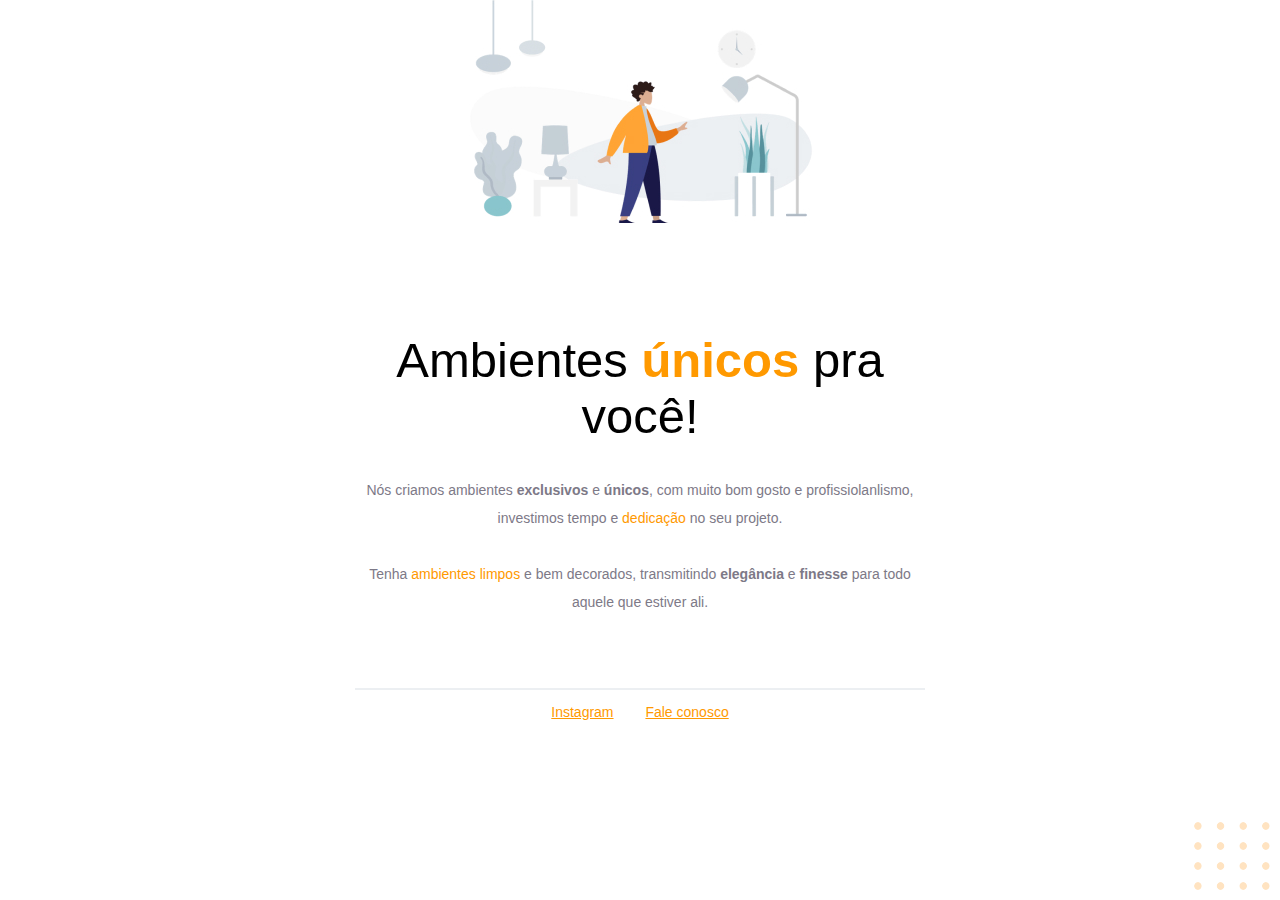
<file: index.html>
<!DOCTYPE html>
<html lang="pt-br">
<head>
  <meta charset="UTF-8">
  <meta name="viewport" content="width=device-width, initial-scale=1.0">
  <title>Móveis customizados</title>

  <link rel="preconnect" href="https://fonts.googleapis.com">
  <link rel="preconnect" href="https://fonts.gstatic.com" crossorigin>
  <link href="https: //fonts.googleapis.com/css2?family= Inter:wght@400;700 & family= Open+ Sans :wght@400;700 & display=swap" rel="stylesheet">

  <link rel="stylesheet" href="style.css">
</head>
<body>
 
  <div id="hero">
    <img src="images/img1.jpg" alt="Desenho de uma pessoa em uma sala com móveis">
    <h1>Ambientes <span>únicos</span> pra você!</h1>
    <p>
      Nós criamos ambientes <strong>exclusivos</strong> e <strong>únicos</strong>, com muito bom gosto e profissiolanlismo, investimos tempo e <span>dedicação</span> no seu projeto.
      <br>    
      <br>    
      Tenha <span>ambientes limpos</span> e bem decorados, transmitindo <strong>elegância</strong> e <strong>finesse</strong> para todo <br>aquele que estiver ali.
    </p>
    
  </div>
  

  <div id="footer">
    <div id="line"></div>
    <a 
    target="_blank"
    href="https://instagram.com/CarolMarinelli">Instagram</a>
    <a href="mailto:carolmarinelli_vet@hotmail.com">Fale conosco</a>
  </div>
 

  <img 
  id="balls"
  src="images/balls.svg" alt="bolinhas laranjadas no canto direito no canto inferior na tela">
</body>
</html>
</file>
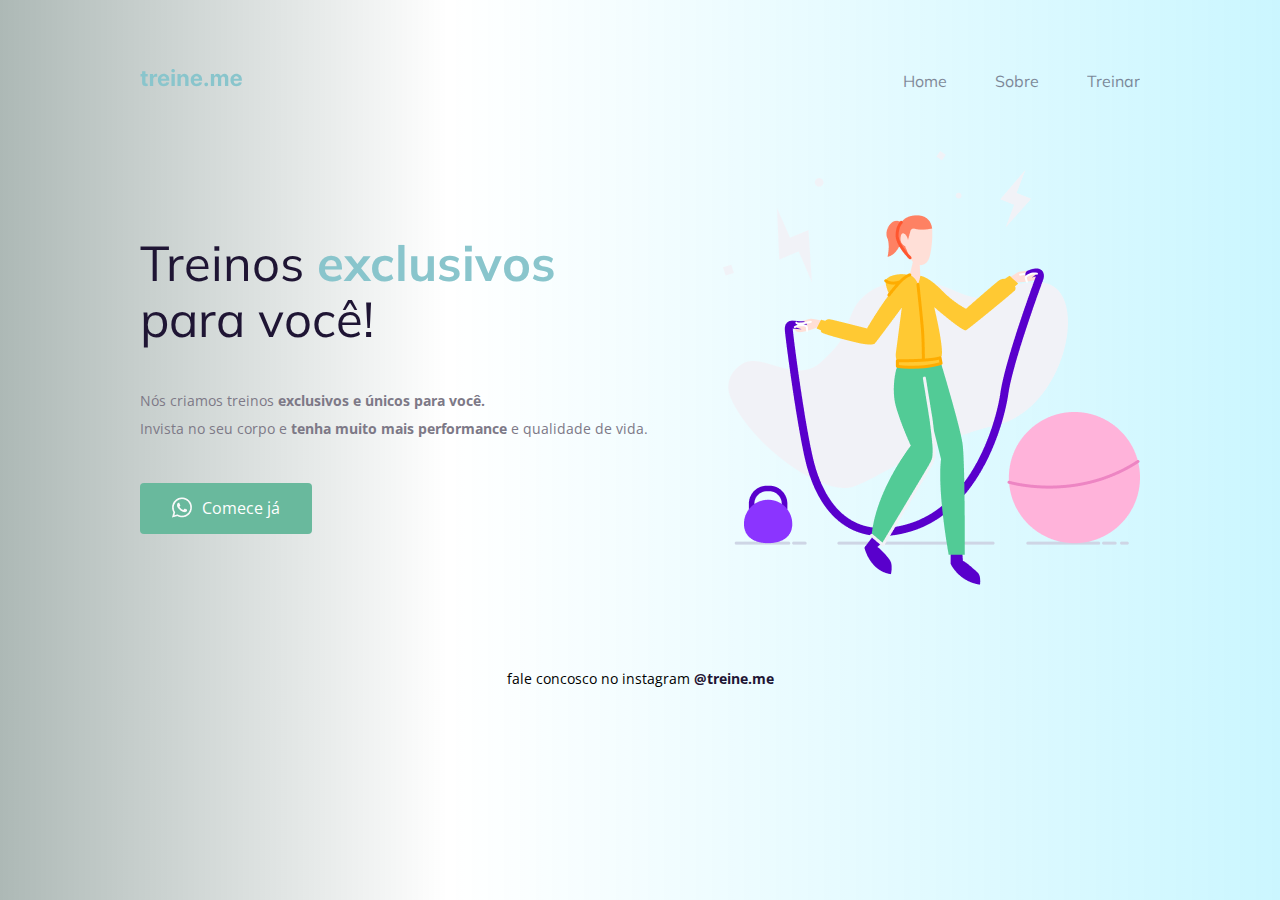
<file: Projeto 02/index.html>
<!DOCTYPE html>
<html lang="pt-br">
<head>
  
  <link rel="preconnect" href="https://fonts.googleapis.com">
  <link rel="preconnect" href="https://fonts.gstatic.com" crossorigin>

  <meta charset="UTF-8"> 
  <meta name="viewport" content="width=device-width, initial-scale=1.0">
  <title>Treine me</title>
  <link href="https://fonts.googleapis.com/css2?family=Mulish:wght@400;700&family=Open+Sans:wght@400;700&display=swap" rel="stylesheet"> 

  <link rel="stylesheet" href="style.css">
</head>
<body>
  <div class="page">
  
      <nav>
        <a id="logo" href="#">
          <img src="imagens/logo.svg" alt="logo marca"></a>
        <ul>
          <li><a href="#">Home</a></li>
          <li><a href="#">Sobre</a></li>
          <li><a href="#">Treinar</a></li>
        </ul>
      </nav>
 

    <main>
      <div class="text">
        <section>
          <h1>Treinos <span>exclusivos</span> <br>
             para você!</h1>

             <p>
              Nós criamos treinos <strong>exclusivos e únicos para você.</strong> <br>
              Invista no seu corpo e <strong>tenha muito mais performance</strong> e qualidade de vida.
             </p>

             <button>
              <img src="imagens/path4.png" alt="logo whatsapp"> Comece já
             </button>
        </section>

        <img src="imagens/img.png" alt="Mulher treinando">
      </div>
    </main>
    <footer>
      fale concosco no instagram <a 
      target="_blank"
      href="https://instagram.com/CarolMarinelli"> @treine.me </a>
    </footer>
  </div>
  
  <img id="balls" src="imagens/balls-decoration.png" alt="bolinhas verde no canto inferior da página">
</body>
</html>
</file>
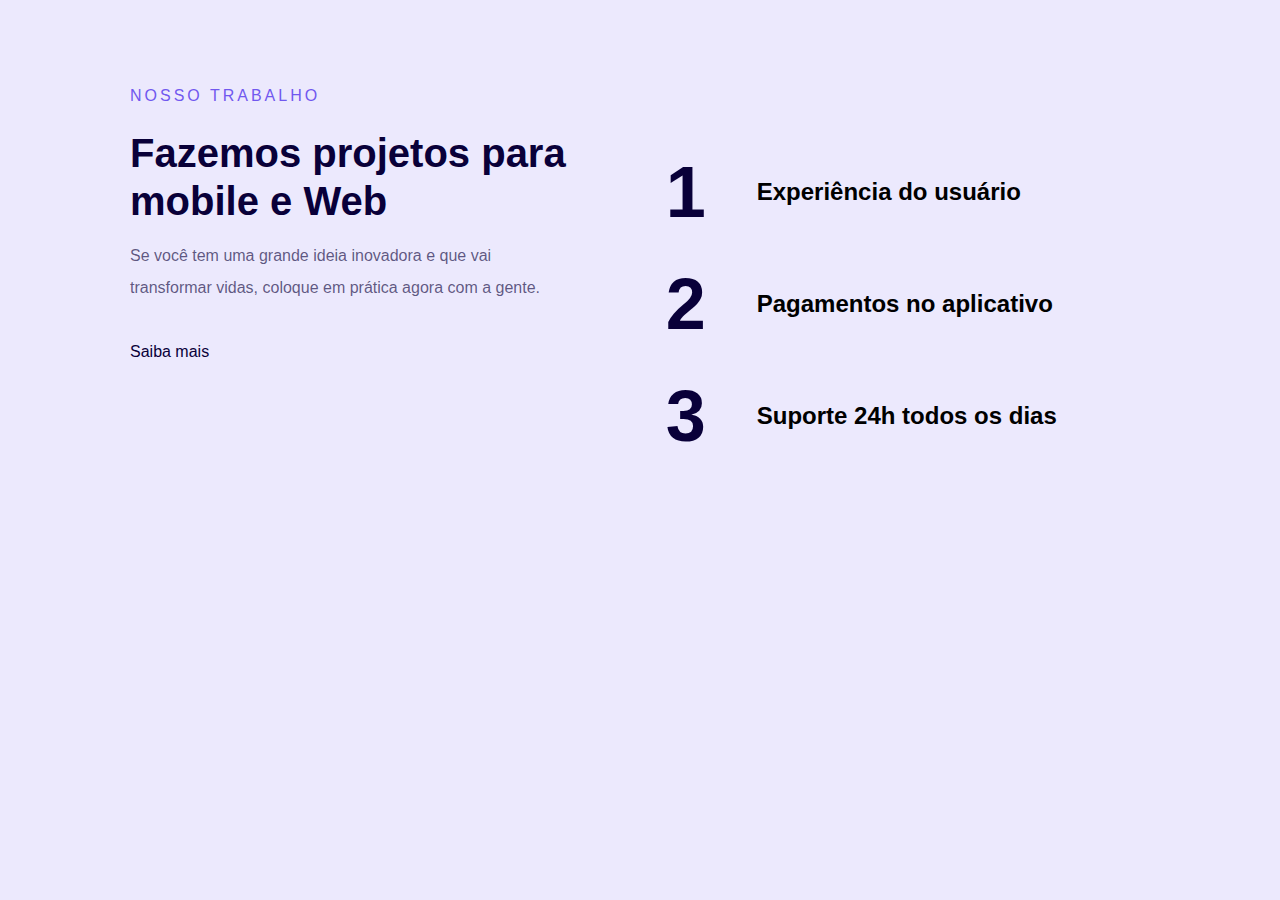
<file: Projeto 04/index.html>
<!DOCTYPE html>
<html lang="pt-br">
  <head>
  <link rel="preconnect" href="https://fonts.googleapis.com">
  <link rel="preconnect" href="https://fonts.gstatic.com" crossorigin>

  <meta charset="UTF-8">
  <meta name="viewport" content="width=device-width, initial-scale=1.0">
  <title>Introdução a Responsividade</title>
  <link rel="stylesheet" href="style.css">

  <link href="https://fonts.googleapis.com/css2?family=Epilogue:wght@400;700;800&display=swap" rel="stylesheet">
</head>
<body>

  <main>
    <div>      
      <p>Nosso Trabalho </p>
      <h1>Fazemos projetos para <br>
         mobile e Web</h1>
  
      <p>Se você tem uma grande ideia inovadora e que vai <br>
        transformar vidas, coloque em prática agora com a gente. </p>
        
               <a href="#">Saiba mais</a>
    </div>
       <ul>
        <li><span>1</span> Experiência do usuário</li>
        <li><span>2</span> Pagamentos no aplicativo</li>
        <li><span>3</span> Suporte 24h todos os dias</li>
       </ul>
  </main>
  
</body>
</html>
</file>
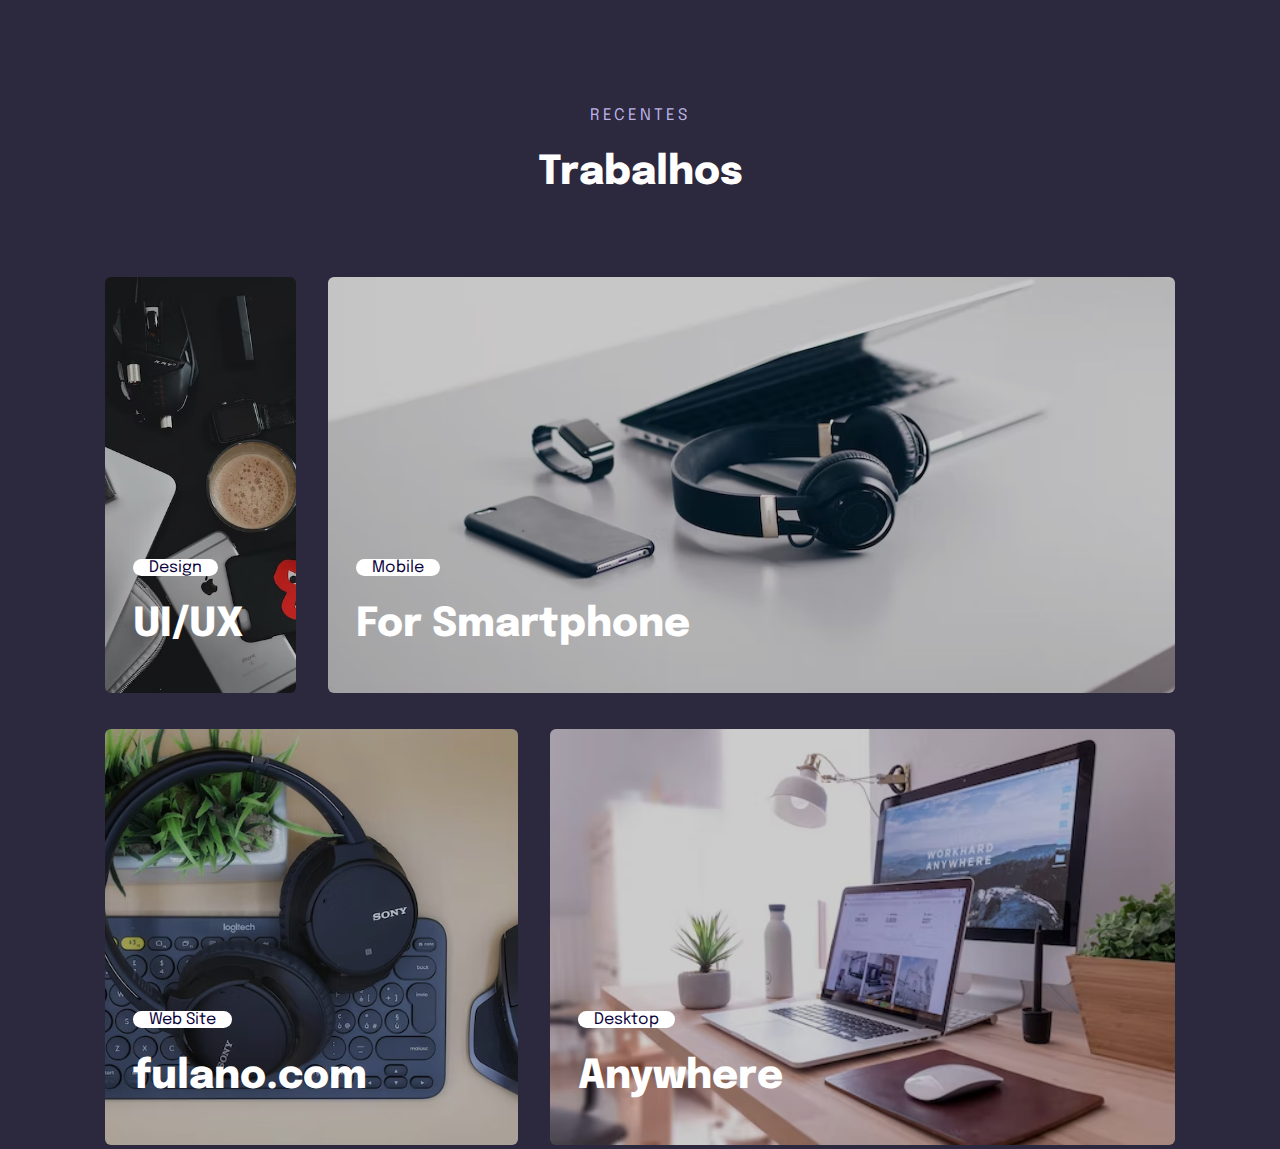
<file: Projeto 05/index.html>
<!DOCTYPE html>
<html lang="pt-br">
<head>
  <link rel="preconnect" href="https://fonts.googleapis.com">
  <link rel="preconnect" href="https://fonts.gstatic.com" crossorigin>

  <meta charset="UTF-8">
  <meta name="viewport" content="width=device-width, initial-scale=1.0">
  <title>Componente Trabalhos</title>

  <link rel="stylesheet" href="style.css">

  <link href="https://fonts.googleapis.com/css2?family=Epilogue:wght@400;800&display=swap" rel="stylesheet">

</head>
<body>

  
  
  <div class="page">
    <header>
      <p>recentes</p>
      <h1>Trabalhos</h1>
    </header>
    <main>
      <div class="card">
      
        <img src="imagens/photo-1526738549149-8e07eca6c147.avif" alt="imagem de um computador, smartphone, fone, relógio e café em cima da mesa">
        <h2><span>Design</span> UI/UX<h2>
      
        </div>
      
        <div class="card">
          <img src="imagens/photo-1498049794561-7780e7231661.avif" alt="imagem de um computador, smartphone, fone e um relógio">
      
        <h2><span>Mobile</span> For Smartphone<h2>
        </div>
      
        <div class="card">
      
          <img src="imagens/photo-1550009158-9ebf69173e03.avif" alt="imagem de um teclado, fone, mouse e uma plantinha em cima de uma mesa">
          <h2><span>Web Site</span> fulano.com<h2>
      
        </div>
        
        <div class="card">

          <img src="imagens/photo-1499951360447-b19be8fe80f5.avif" alt="imagem de computadores e mouse em cima da mesa">
          <h2><span>Desktop</span>Anywhere</h2>
        </div>
    </main>
  
  </div>
  
</body>
</html>
</file>
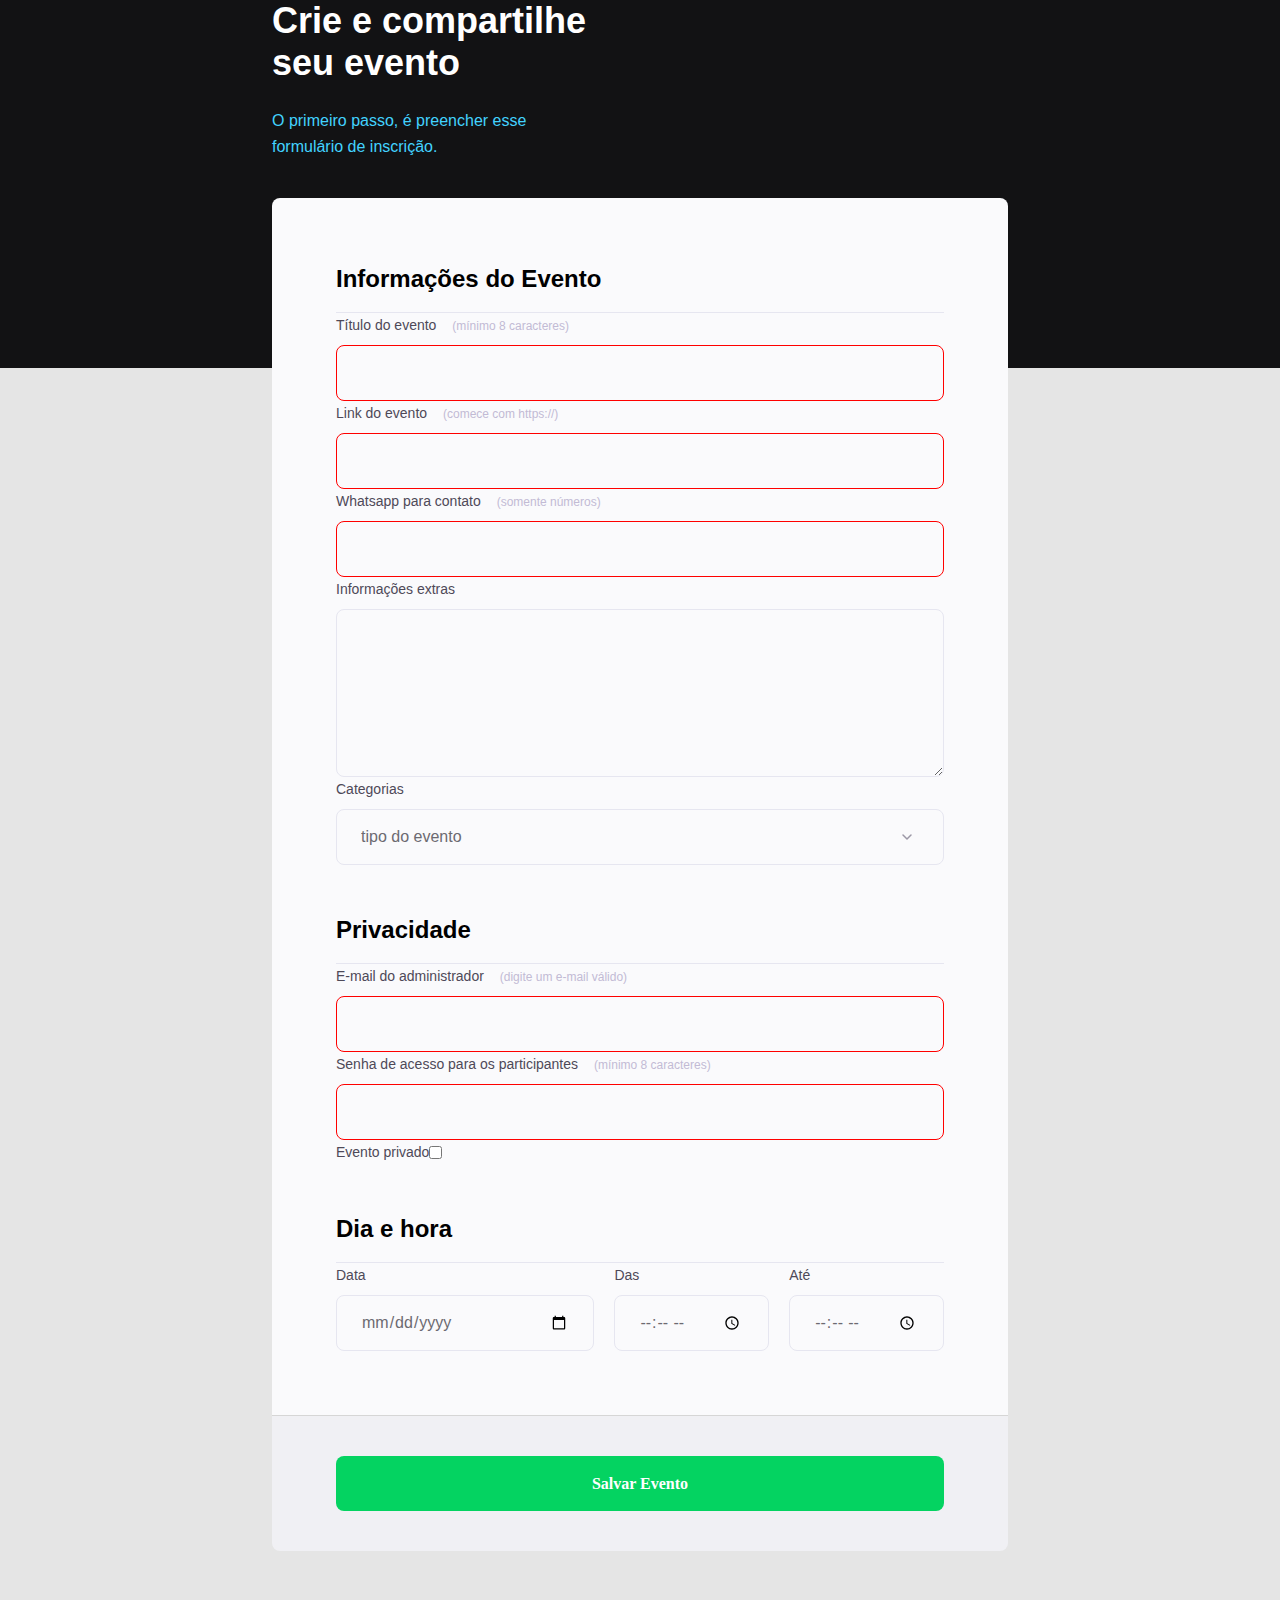
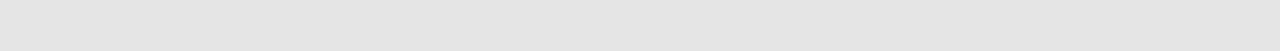
<file: Projeto 03/Formulario.html>
<!DOCTYPE html>
<html lang="pt-br">
<head>
  <link rel="preconnect" href="https://fonts.googleapis.com">
  <link rel="preconnect" href="https://fonts.gstatic.com" crossorigin>

  <meta charset="UTF-8">  
  <meta name="viewport" content="width=device-width, initial-scale=1.0">
  <title>Crie seu evento</title>
  <link rel="stylesheet" href="style.css">

  <link href="https: //fonts.googleapis.com/css2?family= Archivo:wght@700 & display=swap" rel família= Arquivo:wght@600;700 &família = Poppins & "stylesheet">

</head>
<body>

  <div class="page">
    <header>
      <h1>Crie e compartilhe <br>
        seu evento</h1>
      <p>O primeiro passo, é preencher esse <br>
        formulário de inscrição.</p>
    </header>

    <form id="myform">    
      <fieldset>
        <div class="filedset-wrapper">
          <legend>Informações do Evento</legend>

          <div class="input-wrapper"> <!--Serve para colocar uma caixa-->
            <label for="event-title">Título do evento <span>(mínimo 8 caracteres)</span></label>
            <input type="text" 
            name="titulo" 
            id="event-title"
            required
            minlength="8">
            
          </div>

          <div class="input-wrapper">
            <label for="event-link">Link do evento <span>(comece com https://)</span></label>
            <input type="url" 
            name="link" 
            id="event-link"
            required>
          </div>

          <div class="input-wrapper">
            <label for="event-whatsapp">Whatsapp para contato <span>(somente números)</span></label>
            <input 
            type="number" 
            name="numero" 
            id="event-whatsapp"
            required>
          </div>
          
          <div class="input-wrapper">
              <label for="informacoes">Informações extras</label>
              <textarea id="event-info"></textarea>
          </div>

          <div class="input-wrapper">
            <label for="event-category">Categorias</label>
            <select id="event-category">
              <option value="select">tipo do evento</option>
              <option value="live">Ao vivo</option>
              <option value="podcast">Podcast</option>
              <option value="mentorship">Mentoria</option>
             
            </select>
          </div>
        </div>
      </fieldset>

      <fieldset>
        <div class="filedset-wrapper">
          <legend>Privacidade</legend>
          
          <div class="input-wrapper">
            <label for="event-email">E-mail do administrador <span>(digite um e-mail válido)</span></label>
            <input 
            type="email" 
            id="event-email"
            required>
          </div>

          <div class="input-wrapper">
            <label for="event-password">Senha de acesso para os participantes <span>(mínimo 8 caracteres)</span></label>
            <input type="password"  
            id="event-password"
            required
            minlength="8">
          </div>

          <div class="checkbox-wrapper">
            <label for="event-private">Evento privado</label>
            <input type="checkbox"  
            id="event-private"
            required>
          </div>

       </div>
      </fieldset>   

      <fieldset>
        <div class="filedset-wrapper">
          <legend>Dia e hora</legend>
          
          <div class="col-3">

            <div class="input-wrapper">
              <label for="event-date">Data</label>
              <input type="date" id="event-data">
            </div>
  
            <div class="input-wrapper">
              <label for="event-begin">Das </label>
              <input type="time"  id="event-begin">
            </div>

            <div class="input-wrapper">
              <label for="event-end">Até</label>
              <input type="time"  id="event-end">
            </div>

          </div>

       </div>
      </fieldset>            
      
    </form>
    <footer>
      <button
        class="button" 
        form="myform">
        Salvar Evento
      </button>
      
    </footer>
  </div>
  
  
</body>
</html>
</file>
<file: style.css>
body {
  font-family: 'Open Sans', sans-serif;
  text-align: center;
  margin: 0;

}

#hero img {
  margin-bottom: 72px; /* margim inferior*/
}

div#hero {
  width: 592px;
  margin: 0 auto 72px;/* preenche os dois espaços e ele fica alinhado ao centro*/

}

h1 {
  font-family: 'Inter', sans-serif;
  font-size: 49px;
  line-height: 56px; /*altura de linha*/
  font-weight: normal; /*peso da fonte*/
  margin-bottom: 32px;

}

h1 span {
  font-weight: bold;
}

span, a {
  color: #FF9900;
}

p, #footer{
 color: #7D7987;
 font-size: 14px;
 line-height: 28px;
}

#footer a + a /* isso sognifica, pegue o a que esta anterior ao a, isso se lê de tras pra frente*/ {
  margin-left: 28px;
}

#line {
  width: 568px;
  height: 0px;
  margin: 0px auto 8px;
  border: 1px solid #ECEFF2;
}

#balls {
  position: fixed;
  bottom: 0px;
  right: 0px;
}
</file>
<file: Projeto 02/style.css>
body {
  margin: 65px auto 0;
  font-family: 'Open Sans', sans-serif;
  background: rgb(0,36,27);
  background: linear-gradient(90deg, rgba(0,36,27,0.31985294117647056) 0%, rgba(9,121,108,0) 35%, rgba(0,212,255,0.2050070028011205) 100%);
 
}
.page {
  width: 1000px;
  margin: auto;
}

nav {
  display: flex;
  justify-content: space-between; /* para deixar um em cada extremidades */
  align-items: center; /*serviu para alinhar a logo e o menu */
  margin-bottom: 55px;
}


ul  {
  list-style: none;
  display: flex;
  gap: 48px;
  margin: 0;
  padding: 0;
}

ul li a {
  color: #1F1534;
  text-decoration: none;
  opacity: 0.5;
}

ul li a:hover {
  font-weight: bold;
  opacity: 1;
}


h1, ul {
  font-family: 'Mulish', sans-serif;
}

main div {
  display: flex;
  align-items: center;
  justify-content: space-between;

}

h1 {
  font-size: 49px;
  line-height: 56px;
  font-weight: normal;
  color: #1F1534;
  
}

h1 span {
  color: #89C5CC;
  font-weight: bold;
}

p { 
  font-size: 14px;
  line-height: 28px;
  color: #7D7987;
  margin: 40px 0;
}

button:hover {
  background: #44a583;
}
button {
  color: white;
  display: flex;
  align-items: center;
  justify-content: center;
  font-family: 'Open Sans', sans-serif;
  font-size: 16px;
  background: #69B99D;
  border: none;
  border-radius: 4px;
  padding: 14px 32px 15px;
  gap: 10px;
  cursor: pointer; /*habilitar a mãozinha quando passa o mouse em cima*/
  

}

footer {
  font-size: 14px;
  line-height: 28px;
  text-align: center;
  margin-top: 80px;
}

footer a {
  font-weight: bold;
  color: #1F1534;
  text-decoration: none;

}

#balls {
  position: fixed;
  bottom: 0;
  height: 0;

}
</file>
<file: Projeto 04/style.css>
* {
  margin: 0;
  padding: 0;
  box-sizing: border-box;
}

:root {
  font-size: 62.5%; /*tudo vira 10px*/
}
body {
  background: #ECE9FD;
  padding: 6.0rem 2.3rem 6.6rem;
  font-family: 'Epílogo', sans-serif;
  font-weight: 400;
  line-height: 3.2rem;
}

main {
  max-width: 33.0rem;
  margin: 0 auto;
}

h1 {
  font-weight: 800;
  font-size: 4.0rem;
  line-height: 4.8rem;
  color: #090039;
  margin-bottom: 1.5rem;
}

main p:first-child {
  font-size: 1.6rem;
  color: #7158EF;
  letter-spacing: 3px; /*espassamento entre as fontes*/
  text-transform: uppercase;
  line-height: 3.2rem;
  margin-bottom: 1.7rem;
  
}

h1 + p {
  font-size: 1.6rem;
  color: rgba(10, 0, 57, 0.64);
  line-height: 3.2rem;
  margin-bottom: 3.2rem;
  
}

a {
  font-size:1.6rem ;
  color: #090039;
  text-decoration: none;
}

a:hover {
  color: #09003974;
  font-weight: bold;
}

ul {
  margin-top: 7.2rem;
}

ul li {
font-weight: 700;
font-size: 2.4rem;
line-height: 3.2rem;
list-style: none;
max-width: 25.7rem; /*limitando o tamanho da caixa*/
display: flex;
align-items: center; 
gap:3.8rem ;
}


ul li span {
  font-size: 7.2rem;
  font-weight: 800;
  line-height: 8.0rem;
  color: #090039; 
  letter-spacing: -2px;
  
}
ul li + li {
margin-top: 3.2rem;
  }
  
@media (min-width: 700px) {
body {
  padding: 8rem;
}

  main {
    max-width: 1020px;
    display: flex;
    gap: 10rem;
  }

  main > div {
    max-width: 484px;

  }

  ul li {
    gap: 5.3rem;
    max-width: 450px;
    align-items: center;
    
  }


}
</file>
<file: Projeto 05/style.css>
* {
  margin: 0;
  padding: 0;
  box-sizing: border-box;
}
:root {
  --ff-heading: 'Epilogue', sans-serif; /*font-family para os textos grandes - USA -- SEGUIDO DO NOME QUE QUER*/
  --hue: 250;
  --bg-primary: hsl(var(--hue), 22%, 20%);/*cor principal do fundo*/
  --fc-primary: hsl(var(--hue), 0%, 100%);
  --fc-secundary: hsl(var(--hue),50%, 80%);
  --fc-secundary-dark: #090039;


  font-size: 62.5%;
  --fs-body: 1.6rem;
  --fs-heading: clamp(4rem, 1rem, 5.6rem);
}


body {
  font-family: var(--ff-heading);
  background-color: var(--bg-primary);
  color: var(--fc-primary); 
  font-size: var(--fs-body);
  
}

.page {
  max-width: 33rem ;
  margin: 0 auto;
}




img {
  width: 100%;
  height: auto;
}
header {
  margin: 10rem 0 8rem;
  font-family: var(--ff-heading);
  text-align: center;
  animation-name: topdown;
  animation-duration: 700ms;
  animation-delay: 100ms;
  
}

header p {
  color: var(--fc-secundary);
  text-transform: uppercase;
  line-height: 3.2rem;;
  letter-spacing: 3px;
  font-weight: 400;
  
  margin-bottom: 1.7rem;
  
}

header h1 {
  font-weight: 800;
  font-size: var(--fs-heading);
  line-height: 4.8rem;
}

main {
  display: grid; /*foi usado para destravar o gap para dar o espaçamento entre os cards*/
  gap: 3.2rem;
}

.card {
  position: relative;
  font-family: var(--ff-heading);
}

.card img {
  height: 41.6rem;
  object-fit: cover;
  border-radius: 6px;
  
  
  transition: all  transform 1s; /*para todas imagens ter animação*/
  
  animation-name: topdown;
  animation-duration: 700ms;
  animation-delay: 100ms;
  filter: brightness(0.8);
  
}

.card img:hover {
  transform: scale(1.1);
  opacity: 0.9;
}

.card h2 {
  position: absolute;
  bottom: 5.2rem;
  left: 2.8rem;
  font-size: var(--fs-heading);
  font-weight: 800;
  display:flex;
  flex-direction: column;
  gap: 2.8rem;
}

.card h2 span {
  border-radius: 2rem;
  background-color: var(--fc-primary);
  font-size: var(--fs-body);
  color: var(--fc-secundary-dark);
  font-weight: 400;
  padding: 0 1.6rem;
  width: fit-content; /*para a caixa fixar no conteúdo*/
  display: inline-flex;
  align-items: center;   
  
}



@keyframes topdown {
  0% {
    opacity: 0;
    transform: translateY(-15px);

  }
  
  100% {
    opacity: 1;
    transform: translateY(0);

  }
}



@media (min-width: 700px) {

  .page {
    max-width: 117rem;
    padding: 0 5rem;
  }

  main {
    grid-template-columns: 1fr 1fr;
  }
}

@media (min-width: 930px) {
  
  main {
    grid-template-areas: "A B B"
    "C C D";
  }

  main div:nth-child(1) {
    grid-area: A;
  }

  main div:nth-child(2) {
    grid-area: B;
  }

  main div:nth-child(3) {
    grid-area: C;
  }

  main div:nth-child(4) {
    grid-area: D;
  }
}
</file>
<file: Projeto 03/style.css>
* {
  margin: 0;
  padding: 0;
  box-sizing: border-box;
} /*seletor universal*/

.page {
  width: 736px;
  margin: auto;
}

header {
  width: 319px;
  
}
header h1 {
  font-family: 'Archivo', sans-serif;
  font-weight: bold;
  font-size: 36px;
  line-height: 42px;
  color: white;
  margin-bottom: 24px;
}

header p {
  color:#42D3FF;
  font-family: 'Poppins', sans-serif;
  font-weight: normal;
  font-size: 16px;
  line-height: 26px;
}

body, input, button, select, textarea {
  font-family: 'Poppins', sans-serif;
  
 
  
}

body {
  background: #E5E5E5;

}

body ::before /*quer dizer que vai adicionar antes do body*/ {
  content: '';
  width: 100%;
  height: 368px;

  position: absolute;
  top: 0; /*para ficar grudado no topo da tela*/
  left: 0; /*para ficar grudado nas laterais*/
  z-index: -1; /*para ficar embaixo do conteúdo*/
  background: #121214;

}

form {
  background:#FAFAFC;;
  border-radius: 8px 8px 0px 0px ;
  margin-top: 38px;
  min-height: 300px;
  padding: 64px;
  display: flex;
  flex-direction: column;
  gap: 48px;

}

fieldset {
border: none;
font-family: 'Poppins', sans-serif;
display: flex;
flex-direction: column;
gap: 24px;

}

fieldset legend { 
  font-family: 'Archivo', sans-serif;
  font-weight: 600;
  font-size: 24px;
  line-height: 34px;
  width: 100%;
  
  border-bottom: 1px solid #E6E6F0;
  padding-bottom: 16px;
}

.input-wrapper {
  display: flex;
  flex-direction: column; /*para colocar como coluna*/
}

.input-wrapper label, .checkbox-wrapper label {

  font-size: 14px;
  line-height: 24px;
  color:#4E4958;
  margin-bottom: 8px;
 
}

.input-wrapper label span {
 margin-left: 12px;
 font-family: 'Poppins', sans-serif;
 font-size: 12px;
 line-height: 20px;
 color: #c2bbd5;
}

.input-wrapper label span:hover {
  color: #6c6a71;


}
.input-wrapper input, .input-wrapper textarea, .input-wrapper select {
background: #FAFAFC;
border: 1px solid #E6E6F0;
border-radius: 8px;
/*box-sizing: border-box; funciona para o calculo do tamanho da caixa*/
height: 56px;
padding: 0 24px;

font-size: 16px;
line-height: 26px;
color: #6c6a71;
}

.input-wrapper textarea {
  padding: 0;
  height: 168px;
}

.input-wrapper select {
  appearance: none; /*Para tirar a setinha padrão e conseguir personalizar*/
  -webkit-appearance: none;

  background-image: url("data:image/svg+xml,%3Csvg width='24' height='24' viewBox='0 0 24 24' fill='none' xmlns='http://www.w3.org/2000/svg'%3E%3Cg clip-path='url(%23clip0_1_54)'%3E%3Cpath d='M8 10L12 14L16 10' stroke='%239C98A6' stroke-width='1.5' stroke-linecap='round' stroke-linejoin='round'/%3E%3C/g%3E%3Cdefs%3E%3CclipPath id='clip0_1_54'%3E%3Crect width='24' height='24' fill='white'/%3E%3C/clipPath%3E%3C/defs%3E%3C/svg%3E%0A");
  background-repeat: no-repeat;
  background-position: right 24px top 50%;
}

.col-3 {
  display: flex;
  gap: 20px;
}

.col-3 > div:nth-child(1) /*Serve para selecionar a div que você quer formatar*/ {
  width: 100%;
}

.checkbox-wrapper {
  display: flex;
  align-items: center;
 
}

.checkbox-wrapper label {
  display: flex;
  margin: 0;
}

footer {
  background:#F0F0F4  ;
  height: 136px;
  display: flex;
  flex-direction: column;

  padding: 40px 64px;
  margin-bottom: 100px;
  border-top: 1px solid #D6D6D6 ;
  border-radius: 0 0 8px 8px;


}

footer .button {
  height: 56px;
  background:#04D361; 
  border-radius: 8px;
  border: none;

  font-family: 'Archivo';
  font-weight: 600;
  font-size: 16px;
  line-height:26px ;
  color: #FFFFFF;;
}

footer .button:hover {
  background: #04d3618a;
}

input:invalid {
  border: 1px solid red;
}
</file>
